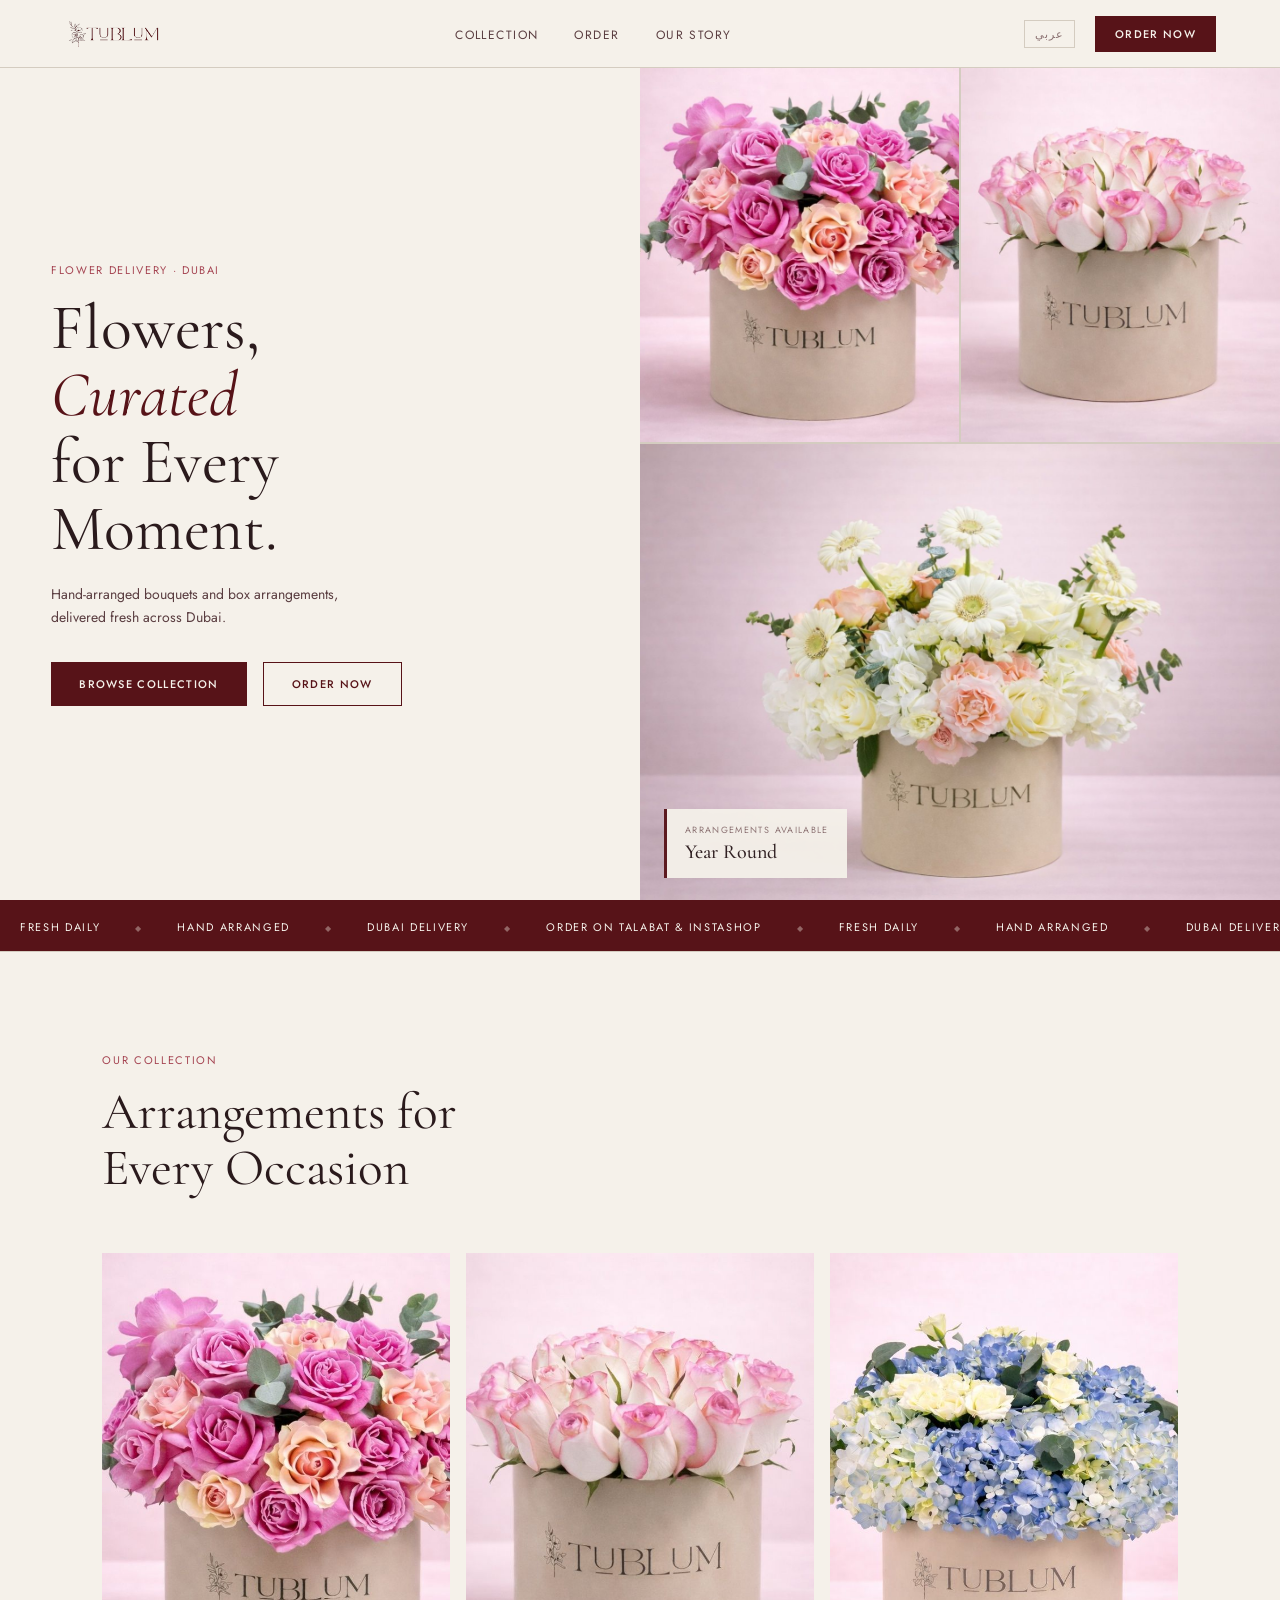
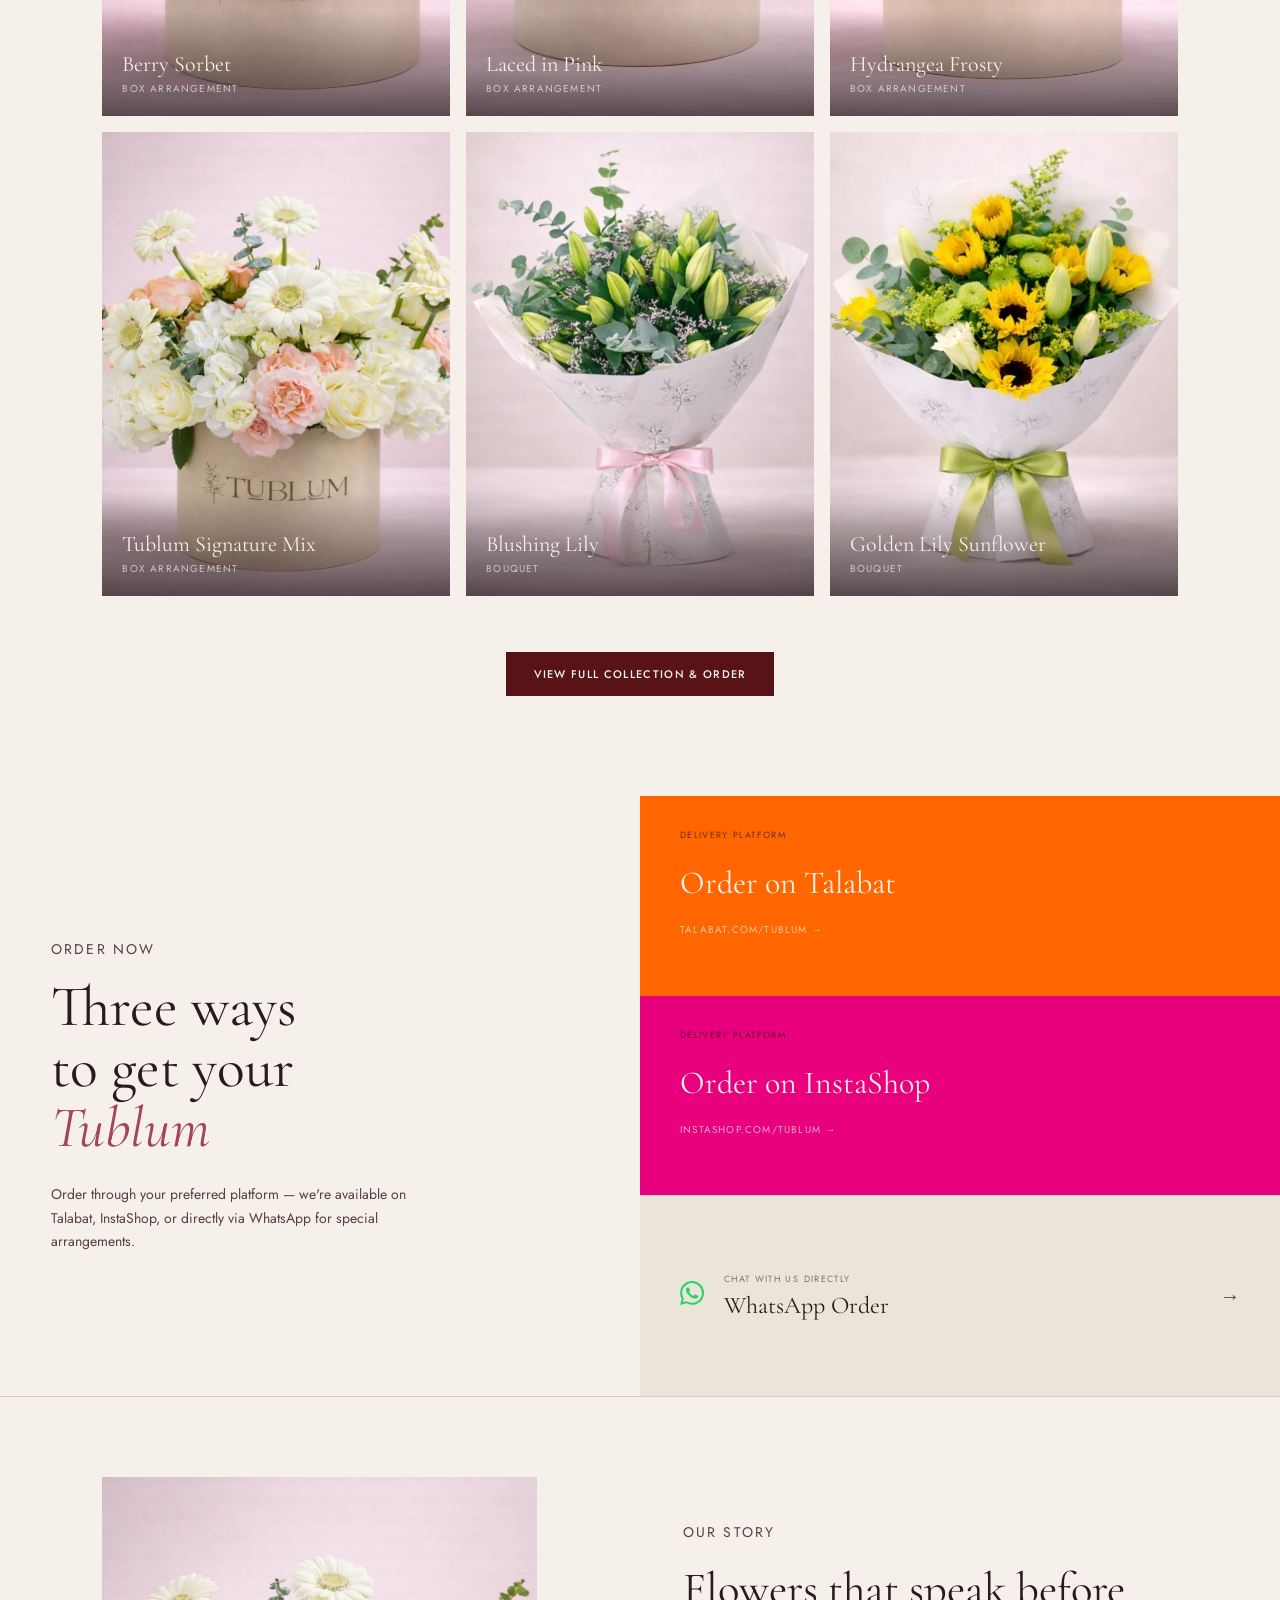
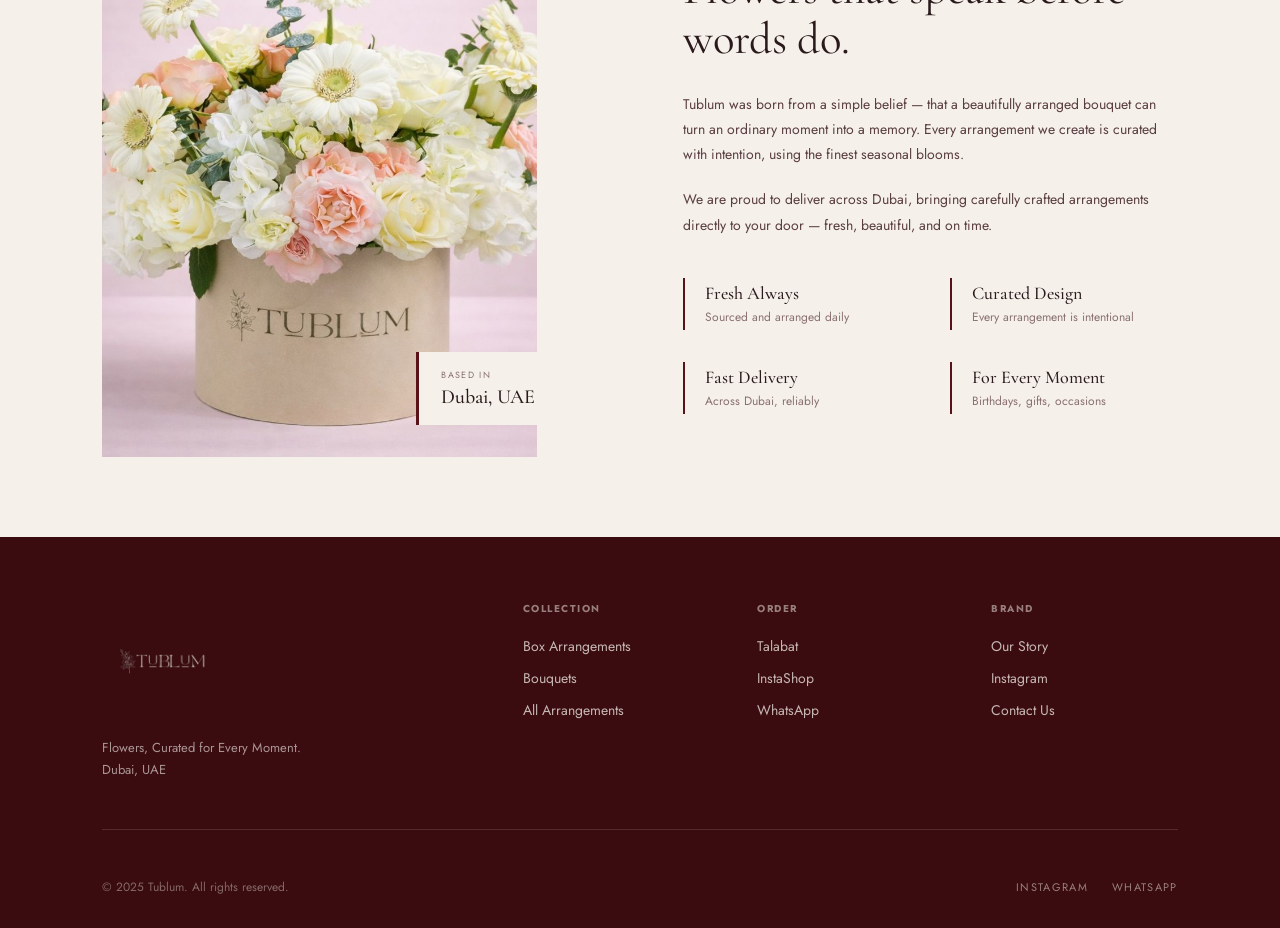
<file: index.html>
<!DOCTYPE html>
<html lang="en">
<head>
  <meta charset="UTF-8">
  <meta name="viewport" content="width=device-width, initial-scale=1.0">
  <title>Tublum — Flowers, Curated for Every Moment</title>
  <link rel="stylesheet" href="style.css">
  <link href="https://fonts.googleapis.com/css2?family=Cormorant+Garamond:ital,wght@0,300;0,400;0,500;0,600;1,300;1,400&family=Jost:wght@300;400;500&display=swap" rel="stylesheet">
</head>
<body>

  <!-- NAV -->
  <nav>
    <a href="#" class="nav-logo"><img src="logo.png" alt="Tublum"></a>
    <ul class="nav-links">
      <li><a href="#collection">Collection</a></li>
      <li><a href="#order">Order</a></li>
      <li><a href="#story">Our Story</a></li>
    </ul>
    <div class="nav-right">
      <button class="nav-lang" onclick="toggleLang()">عربي</button>
      <a href="#order" class="nav-order-btn">ORDER NOW</a>
    </div>
  </nav>

  <!-- HERO -->
  <section class="hero" id="home">
    <div class="hero-left">
      <p class="eyebrow" data-en="FLOWER DELIVERY · DUBAI" data-ar="توصيل الزهور · دبي">FLOWER DELIVERY · DUBAI</p>
      <h1 data-en="Flowers,<br><em>Curated</em><br>for Every<br>Moment." data-ar="زهور،<br><em>منسّقة</em><br>لكل<br>لحظة.">Flowers,<br><em>Curated</em><br>for Every<br>Moment.</h1>
      <p class="hero-sub" data-en="Hand-arranged bouquets and box arrangements, delivered fresh across Dubai." data-ar="باقات وترتيبات صناديق معدّة يدوياً، تُسلَّم طازجة في جميع أنحاء دبي.">Hand-arranged bouquets and box arrangements, delivered fresh across Dubai.</p>
      <div class="hero-btns">
        <a href="#collection" class="btn-primary" data-en="BROWSE COLLECTION" data-ar="تصفح المجموعة">BROWSE COLLECTION</a>
        <a href="#order" class="btn-secondary" data-en="ORDER NOW" data-ar="اطلب الآن">ORDER NOW</a>
      </div>
    </div>
    <div class="hero-right">
      <div class="hero-top-row">
        <div class="hero-img hero-img-1">
          <img src="Berry Sorbet.jpg" alt="Tublum pink rose box arrangement">
        </div>
        <div class="hero-img hero-img-2">
          <img src="Laced in Pink.jpg" alt="Tublum white rose box arrangement">
        </div>
      </div>
      <div class="hero-img hero-img-3">
        <img src="Tublum Signature Mix.jpg" alt="Tublum signature arrangement">
        <div class="hero-badge">
          <span class="badge-label" data-en="ARRANGEMENTS AVAILABLE" data-ar="الترتيبات متاحة">ARRANGEMENTS AVAILABLE</span>
          <span class="badge-value" data-en="Year Round" data-ar="طوال العام">Year Round</span>
        </div>
      </div>
    </div>
  </section>

  <!-- TICKER -->
  <div class="ticker">
    <div class="ticker-track">
      <span data-en="FRESH DAILY" data-ar="طازج يومياً">FRESH DAILY</span>
      <span class="dot">◆</span>
      <span data-en="HAND ARRANGED" data-ar="معدّ يدوياً">HAND ARRANGED</span>
      <span class="dot">◆</span>
      <span data-en="DUBAI DELIVERY" data-ar="توصيل دبي">DUBAI DELIVERY</span>
      <span class="dot">◆</span>
      <span data-en="ORDER ON TALABAT & INSTASHOP" data-ar="اطلب على طلبات وإنستاشوب">ORDER ON TALABAT &amp; INSTASHOP</span>
      <span class="dot">◆</span>
      <span data-en="FRESH DAILY" data-ar="طازج يومياً">FRESH DAILY</span>
      <span class="dot">◆</span>
      <span data-en="HAND ARRANGED" data-ar="معدّ يدوياً">HAND ARRANGED</span>
      <span class="dot">◆</span>
      <span data-en="DUBAI DELIVERY" data-ar="توصيل دبي">DUBAI DELIVERY</span>
      <span class="dot">◆</span>
      <span data-en="ORDER ON TALABAT & INSTASHOP" data-ar="اطلب على طلبات وإنستاشوب">ORDER ON TALABAT &amp; INSTASHOP</span>
      <span class="dot">◆</span>
    </div>
  </div>

  <!-- COLLECTION -->
  <section class="collection" id="collection">
    <div class="collection-header">
      <p class="eyebrow" data-en="OUR COLLECTION" data-ar="مجموعتنا">OUR COLLECTION</p>
      <h2 data-en="Arrangements for Every Occasion" data-ar="ترتيبات لكل مناسبة">Arrangements for Every Occasion</h2>
    </div>
    <div class="collection-grid">
      <div class="product-card">
        <div class="product-img"><img src="Berry Sorbet.jpg" alt="Berry Sorbet"></div>
        <div class="product-info">
          <h3 data-en="Berry Sorbet" data-ar="بيري سوربيه">Berry Sorbet</h3>
          <p data-en="BOX ARRANGEMENT" data-ar="ترتيب صندوق">BOX ARRANGEMENT</p>
        </div>
      </div>
      <div class="product-card">
        <div class="product-img"><img src="Laced in Pink.jpg" alt="Laced in Pink"></div>
        <div class="product-info">
          <h3 data-en="Laced in Pink" data-ar="مزيّن بالوردي">Laced in Pink</h3>
          <p data-en="BOX ARRANGEMENT" data-ar="ترتيب صندوق">BOX ARRANGEMENT</p>
        </div>
      </div>
      <div class="product-card">
        <div class="product-img"><img src="Hydrangea Frosty .jpg" alt="Hydrangea Frosty"></div>
        <div class="product-info">
          <h3 data-en="Hydrangea Frosty" data-ar="هيدرانجيا فروستي">Hydrangea Frosty</h3>
          <p data-en="BOX ARRANGEMENT" data-ar="ترتيب صندوق">BOX ARRANGEMENT</p>
        </div>
      </div>
      <div class="product-card">
        <div class="product-img"><img src="Tublum Signature Mix.jpg" alt="Tublum Signature Mix"></div>
        <div class="product-info">
          <h3 data-en="Tublum Signature Mix" data-ar="توليفة توبلوم المميزة">Tublum Signature Mix</h3>
          <p data-en="BOX ARRANGEMENT" data-ar="ترتيب صندوق">BOX ARRANGEMENT</p>
        </div>
      </div>
      <div class="product-card">
        <div class="product-img"><img src="Blushing Lily.jpg" alt="Blushing Lily"></div>
        <div class="product-info">
          <h3 data-en="Blushing Lily" data-ar="زنبق باهت">Blushing Lily</h3>
          <p data-en="BOUQUET" data-ar="باقة">BOUQUET</p>
        </div>
      </div>
      <div class="product-card">
        <div class="product-img"><img src="Golden Lily Sunflower.jpg" alt="Golden Lily Sunflower"></div>
        <div class="product-info">
          <h3 data-en="Golden Lily Sunflower" data-ar="زنبق وعباد الشمس الذهبي">Golden Lily Sunflower</h3>
          <p data-en="BOUQUET" data-ar="باقة">BOUQUET</p>
        </div>
      </div>
    </div>
    <div class="collection-cta">
      <a href="#order" class="btn-primary" data-en="VIEW FULL COLLECTION & ORDER" data-ar="عرض المجموعة الكاملة والطلب">VIEW FULL COLLECTION &amp; ORDER</a>
    </div>
  </section>

  <!-- ORDER -->
  <section class="order-section" id="order">
    <div class="order-left">
      <p class="eyebrow" data-en="ORDER NOW" data-ar="اطلب الآن">ORDER NOW</p>
      <h2 data-en="Three ways<br>to get your<br><em>Tublum</em>" data-ar="ثلاث طرق<br>للحصول على<br><em>توبلوم</em>">Three ways<br>to get your<br><em>Tublum</em></h2>
      <p data-en="Order through your preferred platform — we're available on Talabat, InstaShop, or directly via WhatsApp for special arrangements." data-ar="اطلب عبر منصتك المفضلة — نحن متاحون على طلبات وإنستاشوب، أو مباشرة عبر واتساب للترتيبات الخاصة.">Order through your preferred platform — we're available on Talabat, InstaShop, or directly via WhatsApp for special arrangements.</p>
    </div>
    <div class="order-right">
      <a href="https://www.talabat.com/uae/flower/789751/tublum?aid=1329" target="_blank" class="order-card talabat">
        <span class="order-platform" data-en="DELIVERY PLATFORM" data-ar="منصة التوصيل">DELIVERY PLATFORM</span>
        <h3 data-en="Order on Talabat" data-ar="اطلب على طلبات">Order on Talabat</h3>
        <span class="order-link">TALABAT.COM/TUBLUM →</span>
      </a>
      <a href="https://instashop.com/en-ae/client/tublum-al-quoz" target="_blank" class="order-card instashop">
        <span class="order-platform" data-en="DELIVERY PLATFORM" data-ar="منصة التوصيل">DELIVERY PLATFORM</span>
        <h3 data-en="Order on InstaShop" data-ar="اطلب على إنستاشوب">Order on InstaShop</h3>
        <span class="order-link">INSTASHOP.COM/TUBLUM →</span>
      </a>
      <a href="https://wa.me/971582674709" target="_blank" class="order-card whatsapp">
        <span class="whatsapp-icon">
          <svg viewBox="0 0 24 24" fill="currentColor" width="24" height="24"><path d="M17.472 14.382c-.297-.149-1.758-.867-2.03-.967-.273-.099-.471-.148-.67.15-.197.297-.767.966-.94 1.164-.173.199-.347.223-.644.075-.297-.15-1.255-.463-2.39-1.475-.883-.788-1.48-1.761-1.653-2.059-.173-.297-.018-.458.13-.606.134-.133.298-.347.446-.52.149-.174.198-.298.298-.497.099-.198.05-.371-.025-.52-.075-.149-.669-1.612-.916-2.207-.242-.579-.487-.5-.669-.51-.173-.008-.371-.01-.57-.01-.198 0-.52.074-.792.372-.272.297-1.04 1.016-1.04 2.479 0 1.462 1.065 2.875 1.213 3.074.149.198 2.096 3.2 5.077 4.487.709.306 1.262.489 1.694.625.712.227 1.36.195 1.871.118.571-.085 1.758-.719 2.006-1.413.248-.694.248-1.289.173-1.413-.074-.124-.272-.198-.57-.347m-5.421 7.403h-.004a9.87 9.87 0 01-5.031-1.378l-.361-.214-3.741.982.998-3.648-.235-.374a9.86 9.86 0 01-1.51-5.26c.001-5.45 4.436-9.884 9.888-9.884 2.64 0 5.122 1.03 6.988 2.898a9.825 9.825 0 012.893 6.994c-.003 5.45-4.437 9.884-9.885 9.884m8.413-18.297A11.815 11.815 0 0012.05 0C5.495 0 .16 5.335.157 11.892c0 2.096.547 4.142 1.588 5.945L.057 24l6.305-1.654a11.882 11.882 0 005.683 1.448h.005c6.554 0 11.89-5.335 11.893-11.893a11.821 11.821 0 00-3.48-8.413z"/></svg>
        </span>
        <span class="whatsapp-text">
          <span class="order-platform" data-en="CHAT WITH US DIRECTLY" data-ar="تحدث معنا مباشرة">CHAT WITH US DIRECTLY</span>
          <h3 data-en="WhatsApp Order" data-ar="طلب واتساب">WhatsApp Order</h3>
        </span>
        <span class="order-arrow">→</span>
      </a>
    </div>
  </section>

  <!-- OUR STORY -->
  <section class="story" id="story">
    <div class="story-left">
      <img src="Tublum Signature Mix.jpg" alt="Tublum arrangement">
      <div class="story-badge">
        <span data-en="BASED IN" data-ar="مقرنا في">BASED IN</span>
        <strong data-en="Dubai, UAE" data-ar="دبي، الإمارات">Dubai, UAE</strong>
      </div>
    </div>
    <div class="story-right">
      <p class="eyebrow" data-en="OUR STORY" data-ar="قصتنا">OUR STORY</p>
      <h2 data-en="Flowers that speak before words do." data-ar="زهور تتكلم قبل الكلمات.">Flowers that speak before words do.</h2>
      <p data-en="Tublum was born from a simple belief — that a beautifully arranged bouquet can turn an ordinary moment into a memory. Every arrangement we create is curated with intention, using the finest seasonal blooms." data-ar="وُلد توبلوم من اعتقاد بسيط — أن باقة منسّقة بجمال يمكنها تحويل لحظة عادية إلى ذكرى. كل ترتيب نصنعه منتقى بعناية، باستخدام أجود الأزهار الموسمية.">Tublum was born from a simple belief — that a beautifully arranged bouquet can turn an ordinary moment into a memory. Every arrangement we create is curated with intention, using the finest seasonal blooms.</p>
      <p data-en="We are proud to deliver across Dubai, bringing carefully crafted arrangements directly to your door — fresh, beautiful, and on time." data-ar="نفخر بالتوصيل في جميع أنحاء دبي، حيث نجلب الترتيبات المصنوعة بعناية مباشرة إلى بابك — طازجة وجميلة وفي الوقت المحدد.">We are proud to deliver across Dubai, bringing carefully crafted arrangements directly to your door — fresh, beautiful, and on time.</p>
      <div class="story-pillars">
        <div class="pillar">
          <h4 data-en="Fresh Always" data-ar="طازج دائماً">Fresh Always</h4>
          <p data-en="Sourced and arranged daily" data-ar="يُحضَّر يومياً">Sourced and arranged daily</p>
        </div>
        <div class="pillar">
          <h4 data-en="Curated Design" data-ar="تصميم منتقى">Curated Design</h4>
          <p data-en="Every arrangement is intentional" data-ar="كل ترتيب مقصود">Every arrangement is intentional</p>
        </div>
        <div class="pillar">
          <h4 data-en="Fast Delivery" data-ar="توصيل سريع">Fast Delivery</h4>
          <p data-en="Across Dubai, reliably" data-ar="في جميع أنحاء دبي بموثوقية">Across Dubai, reliably</p>
        </div>
        <div class="pillar">
          <h4 data-en="For Every Moment" data-ar="لكل لحظة">For Every Moment</h4>
          <p data-en="Birthdays, gifts, occasions" data-ar="أعياد ميلاد، هدايا، مناسبات">Birthdays, gifts, occasions</p>
        </div>
      </div>
    </div>
  </section>

  <!-- FOOTER -->
  <footer>
    <div class="footer-top">
      <div class="footer-brand">
        <img src="Tublum_Secondary_logo_Beige_transparent.png" alt="Tublum" class="footer-logo-img">
        <p data-en="Flowers, Curated for Every Moment.<br>Dubai, UAE" data-ar="زهور منسّقة لكل لحظة.<br>دبي، الإمارات">Flowers, Curated for Every Moment.<br>Dubai, UAE</p>
      </div>
      <div class="footer-col">
        <h5 data-en="COLLECTION" data-ar="المجموعة">COLLECTION</h5>
        <a href="#collection" data-en="Box Arrangements" data-ar="ترتيبات الصناديق">Box Arrangements</a>
        <a href="#collection" data-en="Bouquets" data-ar="الباقات">Bouquets</a>
        <a href="#collection" data-en="All Arrangements" data-ar="جميع الترتيبات">All Arrangements</a>
      </div>
      <div class="footer-col">
        <h5 data-en="ORDER" data-ar="الطلب">ORDER</h5>
        <a href="https://www.talabat.com/uae/grocery/1519505/tublum-flowers" target="_blank">Talabat</a>
        <a href="https://instashop.com/en-ae/client/tublum-al-quoz" target="_blank">InstaShop</a>
        <a href="https://wa.me/971582674709" target="_blank" data-en="WhatsApp" data-ar="واتساب">WhatsApp</a>
      </div>
      <div class="footer-col">
        <h5 data-en="BRAND" data-ar="العلامة التجارية">BRAND</h5>
        <a href="#story" data-en="Our Story" data-ar="قصتنا">Our Story</a>
        <a href="#" data-en="Instagram" data-ar="إنستغرام">Instagram</a>
        <a href="#" data-en="Contact Us" data-ar="اتصل بنا">Contact Us</a>
      </div>
    </div>
    <div class="footer-bottom">
      <span data-en="© 2025 Tublum. All rights reserved." data-ar="© 2025 توبلوم. جميع الحقوق محفوظة.">© 2025 Tublum. All rights reserved.</span>
      <div class="footer-socials">
        <a href="#" data-en="INSTAGRAM" data-ar="إنستغرام">INSTAGRAM</a>
        <a href="https://wa.me/971582674709" target="_blank" data-en="WHATSAPP" data-ar="واتساب">WHATSAPP</a>
      </div>
    </div>
  </footer>

  <script src="script.js"></script>
</body>
</html>
</file>
<file: style.css>
/* =====================
   TUBLUM — STYLESHEET
   ===================== */

/* RESET & ROOT */
*, *::before, *::after { margin: 0; padding: 0; box-sizing: border-box; }

:root {
  --wine:        #571318;
  --wine-deep:   #3a0c10;
  --wine-light:  #7a1c24;
  --cream:       #EBE4D9;
  --cream-light: #f5f1ea;
  --cream-dark:  #d4ccc0;
  --forest:      #1E3E21;
  --olive:       #57623A;
  --rose:        #A54452;
  --text-dark:   #2a1a1c;
  --text-mid:    #5a3d40;
  --text-light:  #8a7070;
  --talabat:     #FF6600;
  --instashop:   #E8007D;
}

html { scroll-behavior: smooth; }
body {
  font-family: 'Jost', sans-serif;
  background: var(--cream-light);
  color: var(--text-dark);
  overflow-x: hidden;
}

img { width: 100%; height: 100%; object-fit: cover; display: block; }
a { text-decoration: none; color: inherit; }

/* =====================
   BUTTONS
   ===================== */
.btn-primary {
  display: inline-block;
  background: var(--wine);
  color: var(--cream-light);
  font-family: 'Jost', sans-serif;
  font-size: 11px;
  font-weight: 500;
  letter-spacing: 0.12em;
  text-transform: uppercase;
  padding: 14px 28px;
  cursor: pointer;
  transition: background 0.2s;
}
.btn-primary:hover { background: var(--wine-deep); }

.btn-secondary {
  display: inline-block;
  background: transparent;
  color: var(--wine);
  font-family: 'Jost', sans-serif;
  font-size: 11px;
  font-weight: 500;
  letter-spacing: 0.12em;
  text-transform: uppercase;
  padding: 13px 28px;
  border: 1px solid var(--wine);
  cursor: pointer;
  transition: all 0.2s;
}
.btn-secondary:hover { background: var(--wine); color: var(--cream-light); }

.eyebrow {
  font-size: 11px;
  letter-spacing: 0.15em;
  text-transform: uppercase;
  color: var(--rose);
  margin-bottom: 16px;
}

/* =====================
   NAV
   ===================== */
nav {
  position: fixed;
  top: 0; left: 0; right: 0;
  z-index: 100;
  padding: 0 5%;
  display: flex;
  align-items: center;
  justify-content: space-between;
  height: 68px;
  background: var(--cream-light);
  border-bottom: 1px solid var(--cream-dark);
}

.nav-logo img {
  height: 36px;
  width: auto;
  display: block;
}

.nav-links {
  display: flex;
  gap: 36px;
  list-style: none;
}

.nav-links a {
  font-size: 12px;
  letter-spacing: 0.12em;
  text-transform: uppercase;
  color: var(--text-mid);
  transition: color 0.2s;
}
.nav-links a:hover { color: var(--wine); }

.nav-right { display: flex; align-items: center; gap: 20px; }

.nav-lang {
  font-size: 11px;
  letter-spacing: 0.1em;
  text-transform: uppercase;
  color: var(--text-light);
  cursor: pointer;
  background: none;
  border: 0.5px solid var(--cream-dark);
  padding: 5px 10px;
  font-family: 'Jost', sans-serif;
  transition: all 0.2s;
}
.nav-lang:hover { color: var(--wine); border-color: var(--wine); }

.nav-order-btn {
  background: var(--wine);
  color: var(--cream-light);
  font-size: 11px;
  font-weight: 500;
  letter-spacing: 0.12em;
  text-transform: uppercase;
  padding: 10px 20px;
  transition: background 0.2s;
}
.nav-order-btn:hover { background: var(--wine-deep); }

/* =====================
   HERO
   ===================== */
.hero {
  height: 100vh;
  max-height: 100vh;
  display: grid;
  grid-template-columns: 1fr 1fr;
  padding-top: 68px;
  overflow: hidden;
}

.hero-left {
  padding: 6% 6% 6% 8%;
  display: flex;
  flex-direction: column;
  justify-content: center;
  background: var(--cream-light);
}

.hero-left h1 {
  font-family: 'Cormorant Garamond', serif;
  font-size: clamp(44px, 5vw, 72px);
  font-weight: 400;
  line-height: 1.05;
  color: var(--text-dark);
  margin-bottom: 20px;
}
.hero-left h1 em {
  font-style: italic;
  color: var(--wine);
}

.hero-sub {
  font-size: 14px;
  line-height: 1.7;
  color: var(--text-mid);
  max-width: 320px;
  margin-bottom: 32px;
}

.hero-btns { display: flex; gap: 16px; flex-wrap: wrap; }

.hero-right {
  display: grid;
  grid-template-rows: 45% 55%;
  overflow: hidden;
  height: 100%;
  gap: 2px;
  background: var(--cream-dark);
}

.hero-top-row {
  display: grid;
  grid-template-columns: 1fr 1fr;
  overflow: hidden;
  gap: 2px;
}

.hero-img { overflow: hidden; position: relative; }
.hero-img img { 
  width: 100%; 
  height: 100%; 
  object-fit: cover;
  object-position: center center;
  transition: transform 0.6s ease; 
  display: block;
}
.hero-img:hover img { transform: scale(1.03); }

.hero-badge {
  position: absolute;
  bottom: 24px;
  left: 24px;
  background: var(--cream-light);
  padding: 14px 18px;
  opacity: 0.95;
  border-left: 3px solid var(--wine);
}

.badge-label {
  display: block;
  font-size: 9px;
  letter-spacing: 0.15em;
  text-transform: uppercase;
  color: var(--text-light);
  margin-bottom: 4px;
}

.badge-value {
  display: block;
  font-family: 'Cormorant Garamond', serif;
  font-size: 20px;
  font-weight: 500;
  color: var(--text-dark);
}

/* =====================
   TICKER
   ===================== */
.ticker {
  background: var(--wine);
  overflow: hidden;
  padding: 14px 0;
  white-space: nowrap;
}

.ticker-track {
  display: inline-block;
  animation: ticker 20s linear infinite;
}

.ticker-track span {
  font-size: 11px;
  letter-spacing: 0.15em;
  text-transform: uppercase;
  color: var(--cream-light);
  margin: 0 20px;
}

.ticker-track .dot {
  color: rgba(235, 228, 217, 0.4);
  font-size: 8px;
  margin: 0 10px;
}

@keyframes ticker {
  0%   { transform: translateX(0); }
  100% { transform: translateX(-50%); }
}

/* =====================
   COLLECTION
   ===================== */
.collection {
  padding: 100px 8%;
  border-top: 1px solid var(--cream-dark);
}

.collection-header {
  margin-bottom: 56px;
}

.collection-header h2 {
  font-family: 'Cormorant Garamond', serif;
  font-size: clamp(36px, 4vw, 56px);
  font-weight: 400;
  color: var(--text-dark);
  max-width: 400px;
  line-height: 1.1;
}

.collection-grid {
  display: grid;
  grid-template-columns: repeat(3, 1fr);
  gap: 16px;
}

.product-card {
  position: relative;
  overflow: hidden;
  cursor: pointer;
  aspect-ratio: 3/4;
}

.product-img {
  width: 100%;
  height: 100%;
  position: absolute;
  inset: 0;
}

.product-img img {
  transition: transform 0.5s ease;
}

.product-card:hover .product-img img { transform: scale(1.05); }

.product-info {
  position: absolute;
  bottom: 0; left: 0; right: 0;
  background: linear-gradient(to top, rgba(42,26,28,0.75) 0%, transparent 100%);
  padding: 40px 20px 20px;
  color: var(--cream-light);
}

.product-info h3 {
  font-family: 'Cormorant Garamond', serif;
  font-size: 22px;
  font-weight: 400;
  margin-bottom: 4px;
}

.product-info p {
  font-size: 10px;
  letter-spacing: 0.12em;
  text-transform: uppercase;
  opacity: 0.7;
}

.collection-cta {
  text-align: center;
  margin-top: 56px;
}

/* =====================
   ORDER SECTION
   ===================== */
.order-section {
  display: grid;
  grid-template-columns: 1fr 1fr;
  min-height: 600px;
  background: var(--cream-light);
}

.order-left {
  padding: 8% 6% 8% 8%;
  display: flex;
  flex-direction: column;
  justify-content: center;
}

.order-left h2 {
  font-family: 'Cormorant Garamond', serif;
  font-size: clamp(40px, 4.5vw, 64px);
  font-weight: 400;
  line-height: 1.05;
  color: var(--text-dark);
  margin-bottom: 24px;
}
.order-left h2 em { font-style: italic; color: var(--rose); }

.order-left p {
  font-size: 14px;
  line-height: 1.7;
  color: var(--text-mid);
  max-width: 360px;
}

.order-right {
  display: flex;
  flex-direction: column;
}

.order-card {
  flex: 1;
  display: flex;
  align-items: center;
  padding: 32px 40px;
  gap: 16px;
  cursor: pointer;
  transition: filter 0.2s;
  text-decoration: none;
}
.order-card:hover { filter: brightness(0.93); }

.order-card.talabat   { background: var(--talabat); }
.order-card.instashop { background: var(--instashop); }
.order-card.whatsapp  { background: var(--cream); border-top: 1px solid var(--cream-dark); }

.order-card .order-platform {
  display: block;
  font-size: 9px;
  letter-spacing: 0.15em;
  text-transform: uppercase;
  opacity: 0.7;
  margin-bottom: 6px;
  color: inherit;
}

.order-card h3 {
  font-family: 'Cormorant Garamond', serif;
  font-size: 32px;
  font-weight: 400;
  color: var(--cream-light);
}

.order-card.whatsapp h3 { color: var(--text-dark); }

.order-link {
  font-size: 10px;
  letter-spacing: 0.12em;
  text-transform: uppercase;
  opacity: 0.7;
  color: var(--cream-light);
  display: block;
  margin-top: 4px;
}

.order-card.talabat   { flex-direction: column; align-items: flex-start; }
.order-card.instashop { flex-direction: column; align-items: flex-start; }

.order-card.whatsapp {
  display: flex;
  flex-direction: row;
  align-items: center;
  gap: 20px;
}

.whatsapp-icon { color: #25D366; flex-shrink: 0; }
.whatsapp-text { flex: 1; }
.whatsapp-text .order-platform { color: var(--text-mid); }
.whatsapp-text h3 { color: var(--text-dark); font-size: 24px; }

.order-arrow {
  color: var(--text-mid);
  font-size: 20px;
  margin-left: auto;
}

/* =====================
   STORY
   ===================== */
.story {
  display: grid;
  grid-template-columns: 1fr 1fr;
  min-height: 700px;
  background: var(--cream-light);
  padding: 80px 8%;
  gap: 8%;
  align-items: center;
  border-top: 1px solid var(--cream-dark);
}

.story-left {
  position: relative;
  aspect-ratio: 3/4;
  max-height: 580px;
}

.story-left img {
  width: 100%;
  height: 100%;
  object-fit: cover;
}

.story-badge {
  position: absolute;
  bottom: 32px;
  right: -20px;
  background: var(--cream-light);
  padding: 16px 22px;
  border-left: 3px solid var(--wine);
}

.story-badge span {
  display: block;
  font-size: 9px;
  letter-spacing: 0.15em;
  text-transform: uppercase;
  color: var(--text-light);
  margin-bottom: 4px;
}

.story-badge strong {
  font-family: 'Cormorant Garamond', serif;
  font-size: 20px;
  font-weight: 500;
  color: var(--text-dark);
}

.story-right h2 {
  font-family: 'Cormorant Garamond', serif;
  font-size: clamp(32px, 3.5vw, 52px);
  font-weight: 400;
  line-height: 1.1;
  color: var(--text-dark);
  margin-bottom: 28px;
}

.story-right p {
  font-size: 14px;
  line-height: 1.8;
  color: var(--text-mid);
  margin-bottom: 20px;
}

.story-pillars {
  display: grid;
  grid-template-columns: 1fr 1fr;
  column-gap: 40px;
  row-gap: 32px;
  margin-top: 40px;
}

.pillar {
  padding: 4px 0 4px 20px;
  border-left: 2px solid var(--wine);
}

.pillar h4 {
  font-family: 'Cormorant Garamond', serif;
  font-size: 18px;
  font-weight: 500;
  color: var(--text-dark);
  margin-bottom: 4px;
}

.pillar p {
  font-size: 12px;
  color: var(--text-light);
  margin: 0;
  line-height: 1.5;
}

/* =====================
   FOOTER
   ===================== */
footer {
  background: var(--wine-deep);
  color: var(--cream-light);
  padding: 64px 8% 32px;
}

.footer-top {
  display: grid;
  grid-template-columns: 2fr 1fr 1fr 1fr;
  gap: 48px;
  margin-bottom: 48px;
  padding-bottom: 48px;
  border-bottom: 1px solid rgba(235, 228, 217, 0.15);
}

.footer-logo-img {
  height: 120px;
  width: auto;
  display: block;
  margin-bottom: 16px;
  opacity: 0.95;
}

.footer-brand p {
  font-size: 13px;
  line-height: 1.7;
  opacity: 0.6;
}

.footer-col h5 {
  font-size: 10px;
  letter-spacing: 0.15em;
  text-transform: uppercase;
  opacity: 0.5;
  margin-bottom: 20px;
}

.footer-col a {
  display: block;
  font-size: 14px;
  opacity: 0.75;
  margin-bottom: 12px;
  transition: opacity 0.2s;
}
.footer-col a:hover { opacity: 1; }

.footer-bottom {
  display: flex;
  justify-content: space-between;
  align-items: center;
}

.footer-bottom span {
  font-size: 12px;
  opacity: 0.4;
}

.footer-socials { display: flex; gap: 24px; }

.footer-socials a {
  font-size: 11px;
  letter-spacing: 0.12em;
  text-transform: uppercase;
  opacity: 0.5;
  transition: opacity 0.2s;
}
.footer-socials a:hover { opacity: 1; }

/* =====================
   ARABIC (RTL)
   ===================== */
body.ar {
  direction: rtl;
  font-family: 'Jost', 'Noto Sans Arabic', sans-serif;
}
body.ar .nav-links { flex-direction: row-reverse; }
body.ar .hero-left  { padding: 8% 8% 6% 6%; }
body.ar .hero-right { order: -1; }
body.ar .story-left { order: 1; }
body.ar .story-badge { right: auto; left: -20px; border-left: none; border-right: 3px solid var(--wine); }
body.ar .footer-top { direction: rtl; }
body.ar .pillar { padding: 20px; }

/* =====================
   RESPONSIVE
   ===================== */
@media (max-width: 900px) {
  .hero { grid-template-columns: 1fr; }
  .hero-right { min-height: 50vw; grid-template-rows: none; grid-template-columns: 1fr 1fr; }
  .collection-grid { grid-template-columns: repeat(2, 1fr); }
  .order-section { grid-template-columns: 1fr; }
  .order-left { padding: 60px 6%; }
  .story { grid-template-columns: 1fr; }
  .story-left { max-height: 400px; aspect-ratio: auto; }
  .footer-top { grid-template-columns: 1fr 1fr; }
}

@media (max-width: 600px) {
  nav { padding: 0 4%; }
  .nav-links { display: none; }
  .hero-left { padding: 6% 5%; }
  .collection { padding: 64px 5%; }
  .collection-grid { grid-template-columns: 1fr 1fr; gap: 10px; }
  .story { padding: 64px 5%; }
  .footer-top { grid-template-columns: 1fr; gap: 32px; }
}
</file>
